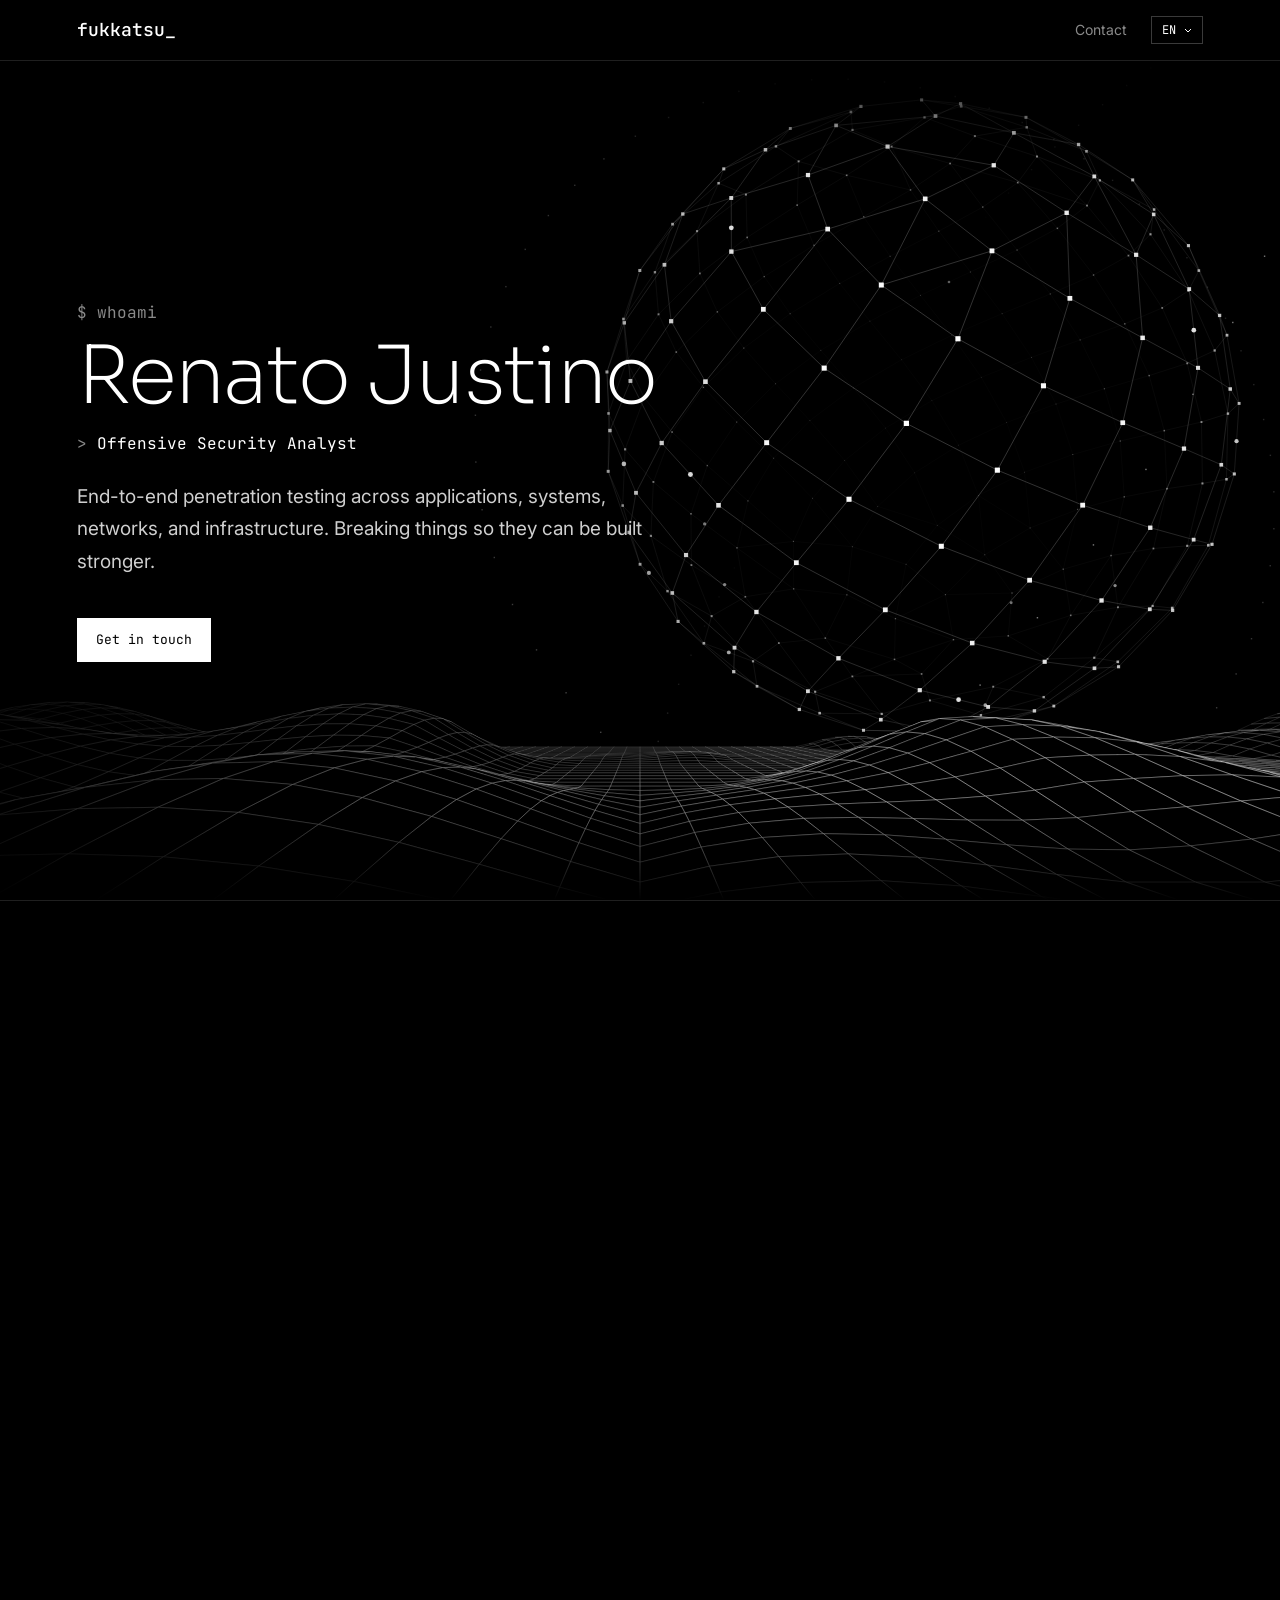
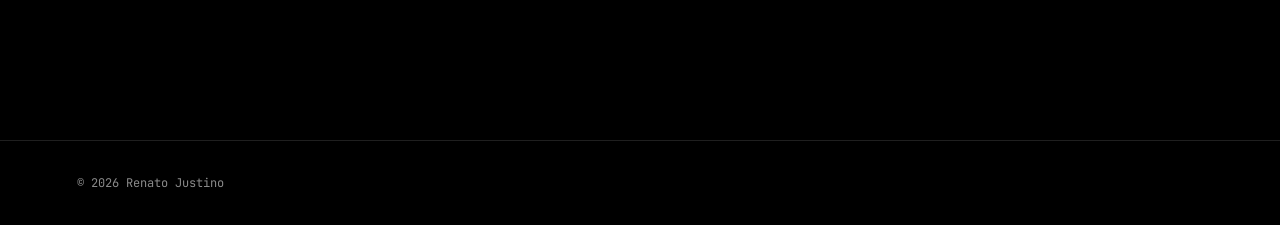
<file: index.html>
<!doctype html>
<html lang="en">
<head>
  <meta charset="utf-8">
  <meta name="viewport" content="width=device-width, initial-scale=1">
  <title>Renato Justino</title>
  <meta name="description" content="Renato Justino — Offensive Security Analyst. Penetration testing across applications, APIs, networks and infrastructure.">
  <link rel="preconnect" href="https://fonts.googleapis.com">
  <link rel="preconnect" href="https://fonts.gstatic.com" crossorigin>
  <link href="https://fonts.googleapis.com/css2?family=Inter:wght@400;500;600;700&family=JetBrains+Mono:wght@400;500&family=Noto+Sans+JP:wght@400;500;700&family=Sora:wght@200;300&display=swap" rel="stylesheet">
  <link rel="stylesheet" href="assets/css/style.css">
</head>
<body>
  <header class="topbar">
    <div class="topbar-inner">
      <a href="#" class="logo">fukkatsu<span class="cursor">_</span></a>
      <nav class="nav">
        <a href="#contact" data-i18n="nav.contact">Contact</a>
      </nav>
      <div class="lang">
        <button class="lang-toggle" aria-haspopup="true" aria-expanded="false" aria-label="Language">
          <span class="lang-current">EN</span>
          <svg width="8" height="5" viewBox="0 0 8 5" aria-hidden="true"><path d="M1 1l3 3 3-3" fill="none" stroke="currentColor"/></svg>
        </button>
        <ul class="lang-menu" hidden>
          <li><button data-lang="pt"><span>PT</span>Português</button></li>
          <li><button data-lang="en"><span>EN</span>English</button></li>
          <li><button data-lang="ja"><span>JA</span>日本語</button></li>
        </ul>
      </div>
    </div>
  </header>

  <main>
    <section class="hero">
      <canvas id="hero-canvas" class="hero-canvas" aria-hidden="true"></canvas>
      <p class="mono muted">$ whoami</p>
      <h1>Renato Justino</h1>
      <p class="role" data-i18n="hero.role">Offensive Security Analyst</p>
      <p class="lead" data-i18n="hero.lead">End-to-end penetration testing across applications, systems, networks, and infrastructure. Breaking things so they can be built stronger.</p>
      <div class="hero-links mono">
        <a href="#contact" class="btn btn-solid" data-i18n="hero.cta">Get in touch</a>
      </div>
    </section>

    <!-- CONTACT -->
    <section id="contact" class="cta">
      <p class="cta-prompt mono muted">$ ./contact.sh</p>
      <div class="cta-intro">
        <h2 class="cta-title" data-i18n="cta.title">Let's talk security.</h2>
        <p class="cta-lead" data-i18n="contact.lead">Open to conversations about pentesting, red team and security research.</p>

        <ul class="channels">
          <li>
            <a href="mailto:justino.f@outlook.com">
              <span class="channel-icon" aria-hidden="true">
                <svg viewBox="0 0 24 24"><rect x="3" y="5" width="18" height="14" rx="1.5"/><path d="M3.5 6l8.5 7 8.5-7"/></svg>
              </span>
              <span class="channel-text">
                <span class="channel-label mono">email</span>
                <span class="channel-value">justino.f@outlook.com</span>
              </span>
              <span class="channel-arrow" aria-hidden="true">↗</span>
            </a>
          </li>
          <li>
            <a href="https://www.linkedin.com/in/renatojus" target="_blank" rel="noopener">
              <span class="channel-icon" aria-hidden="true">
                <svg viewBox="0 0 24 24"><path class="fill" d="M5 9h3v10H5zM6.5 4.5a1.75 1.75 0 1 1 0 3.5 1.75 1.75 0 0 1 0-3.5zM10 9h2.9v1.4c.4-.8 1.5-1.6 3-1.6 3 0 3.6 2 3.6 4.6V19h-3v-4.9c0-1.2 0-2.6-1.6-2.6s-1.9 1.2-1.9 2.5v5H10z"/></svg>
              </span>
              <span class="channel-text">
                <span class="channel-label mono">linkedin</span>
                <span class="channel-value">linkedin.com/in/renatojus</span>
              </span>
              <span class="channel-arrow" aria-hidden="true">↗</span>
            </a>
          </li>
          <li>
            <a href="#" target="_blank" rel="noopener">
              <span class="channel-icon" aria-hidden="true">
                <svg viewBox="0 0 24 24"><path class="fill" d="M12 2.5a9.5 9.5 0 0 0-3 18.5c.5.1.7-.2.7-.5v-1.7c-2.6.6-3.2-1.2-3.2-1.2-.4-1.1-1-1.4-1-1.4-.9-.6.1-.6.1-.6 1 .1 1.5 1 1.5 1 .9 1.5 2.3 1.1 2.9.8.1-.6.3-1.1.6-1.3-2.1-.2-4.3-1-4.3-4.7 0-1 .4-1.9 1-2.6-.1-.2-.4-1.2.1-2.5 0 0 .8-.3 2.6 1a9 9 0 0 1 4.8 0c1.8-1.3 2.6-1 2.6-1 .5 1.3.2 2.3.1 2.5.6.7 1 1.6 1 2.6 0 3.7-2.2 4.5-4.3 4.7.3.3.6.9.6 1.8v2.6c0 .3.2.6.7.5A9.5 9.5 0 0 0 12 2.5z"/></svg>
              </span>
              <span class="channel-text">
                <span class="channel-label mono">github</span>
                <span class="channel-value">github.com/—</span>
              </span>
              <span class="channel-arrow" aria-hidden="true">↗</span>
            </a>
          </li>
        </ul>
      </div>

      <form class="contact-form" id="contact-form" novalidate>
        <div class="form-head">
          <h3 data-i18n="form.title">Send a message</h3>
          <p class="form-note mono" data-i18n="form.note">I'll get back to you as soon as possible.</p>
        </div>

        <div class="form-row">
          <label class="field">
            <span class="field-label mono" data-i18n="form.name">Name</span>
            <input type="text" name="name" required autocomplete="name" data-i18n-placeholder="form.name.ph" placeholder="Your name">
          </label>
          <label class="field">
            <span class="field-label mono" data-i18n="form.email">Email</span>
            <input type="email" name="email" required autocomplete="email" placeholder="you@domain.com">
          </label>
        </div>

        <label class="field">
          <span class="field-label mono" data-i18n="form.subject">Subject</span>
          <span class="select">
            <select name="subject">
              <option value="General" data-i18n="form.subject.general">General</option>
              <option value="Pentest engagement" data-i18n="form.subject.pentest">Pentest engagement</option>
              <option value="Job opportunity" data-i18n="form.subject.job">Job opportunity</option>
              <option value="Research / collaboration" data-i18n="form.subject.research">Research / collaboration</option>
            </select>
            <svg width="10" height="6" viewBox="0 0 10 6" aria-hidden="true"><path d="M1 1l4 4 4-4" fill="none" stroke="currentColor"/></svg>
          </span>
        </label>

        <label class="field field-grow">
          <span class="field-label mono" data-i18n="form.message">Message</span>
          <textarea name="message" rows="2" required data-i18n-placeholder="form.message.ph" placeholder="Tell me about your project, opportunity or just say hi..."></textarea>
        </label>

        <div class="form-foot">
          <button type="submit" class="btn btn-send"><span data-i18n="form.send">Send message</span> <span aria-hidden="true">→</span></button>
          <span class="form-status mono" aria-live="polite"></span>
        </div>
      </form>
    </section>
  </main>

  <footer class="footer mono muted">
    <span>© 2026 Renato Justino</span>
  </footer>

  <script src="assets/js/i18n.js"></script>
  <script src="assets/js/hero.js"></script>
  <script src="assets/js/pager.js"></script>
  <script src="assets/js/contact.js"></script>
</body>
</html>
</file>
<file: assets/css/style.css>
:root {
  --bg: #000;
  --fg: #fff;
  --muted: #8a8a8a;
  --line: #1f1f1f;
  --line-strong: #3a3a3a;
  --sans: "Inter", "Noto Sans JP", system-ui, sans-serif;
  --mono: "JetBrains Mono", ui-monospace, monospace;
  --text: #d6d6d6;
  --panel: #0a0a0a;
  --display: "Sora", var(--sans);
  /* Horizontal gutter shared by navbar, hero, sections and footer */
  --edge: clamp(16px, 6vw, 120px);
}

html[lang="ja"] { --sans: "Noto Sans JP", "Inter", system-ui, sans-serif; }

* { box-sizing: border-box; margin: 0; padding: 0; }
html { scroll-behavior: smooth; }
body {
  background: var(--bg);
  color: var(--fg);
  font-family: var(--sans);
  font-size: 16px;
  line-height: 1.7;
  overflow-x: clip;
  -webkit-font-smoothing: antialiased;
}
::selection { background: var(--fg); color: var(--bg); }

a { color: inherit; text-decoration: none; }
ul, ol { list-style: none; }
.mono { font-family: var(--mono); }
.muted { color: var(--muted); }

/* topbar */
.topbar {
  position: sticky; top: 0; z-index: 10;
  background: rgba(0, 0, 0, .85);
  backdrop-filter: blur(8px);
  border-bottom: 1px solid var(--line);
}
.topbar-inner { display: flex; align-items: center; gap: 24px; height: 60px; padding: 0 var(--edge); }
.logo { font-family: var(--mono); font-weight: 500; font-size: 18px; }
.cursor { animation: blink 1.1s steps(1) infinite; }
@keyframes blink { 50% { opacity: 0; } }
.nav { display: flex; gap: 20px; margin-left: auto; font-size: 14px; }
.nav a { color: var(--muted); transition: color .15s; }
.nav a:hover { color: var(--fg); }
.nav a { position: relative; }
.nav a.active { color: var(--fg); }
.nav a.active::after {
  content: ""; position: absolute; left: 0; right: 0; bottom: -21px; height: 1px; background: var(--fg);
}
.lang { position: relative; }
.lang button { background: none; font-family: var(--mono); font-size: 12px; cursor: pointer; }
.lang-toggle {
  display: flex; align-items: center; gap: 8px;
  color: var(--fg); padding: 5px 10px;
  border: 1px solid var(--line-strong);
  transition: border-color .15s;
}
.lang-toggle:hover, .lang-toggle[aria-expanded="true"] { border-color: var(--fg); }
.lang-toggle svg { transition: transform .15s; }
.lang-toggle[aria-expanded="true"] svg { transform: rotate(180deg); }
.lang-menu {
  position: absolute; right: 0; top: calc(100% + 6px); min-width: 150px;
  background: var(--bg); border: 1px solid var(--line-strong); padding: 4px 0;
}
.lang-menu button {
  display: flex; gap: 12px; width: 100%; text-align: left; border: 0;
  color: var(--muted); padding: 8px 12px;
}
.lang-menu button span { color: var(--fg); opacity: .5; }
.lang-menu button:hover { background: #111; color: var(--fg); }
.lang-menu button.active { color: var(--fg); }
.lang-menu button.active span { opacity: 1; }

/* hero */
.hero {
  position: relative;
  /* Fill the first screen below the 60px navbar */
  min-height: calc(100vh - 60px); min-height: calc(100svh - 60px);
  display: flex; flex-direction: column; justify-content: center;
  padding: 96px var(--edge);
  border-bottom: 1px solid var(--line);
}
.hero > :not(.hero-canvas) { position: relative; z-index: 1; }
.hero-canvas {
  position: absolute; inset: 0; z-index: 0;
  width: 100%; height: 100%;
  pointer-events: none;
  -webkit-mask-image: linear-gradient(to bottom, transparent, #000 12%, #000 88%, transparent);
  mask-image: linear-gradient(to bottom, transparent, #000 12%, #000 88%, transparent);
}
.hero h1 {
  font-family: var(--display);
  font-size: clamp(42px, 8vw, 80px);
  font-weight: 200; letter-spacing: -0.02em; line-height: 1.05;
  margin: 8px 0 12px;
}
.role { font-family: var(--mono); font-size: 16px; margin-bottom: 24px; }
.role::before { content: "> "; color: var(--muted); }
.lead { font-size: 19px; color: #cfcfcf; max-width: 600px; }
.hero-links { display: flex; gap: 12px; margin-top: 40px; flex-wrap: wrap; }
.btn {
  border: 1px solid var(--fg); padding: 10px 18px; font-size: 13px;
  transition: background .15s, color .15s;
}
.btn:hover, .btn-solid { background: var(--fg); color: var(--bg); }
.btn-solid:hover { background: var(--bg); color: var(--fg); }

/* shared */
.date { font-size: 12px; }

/* sections */
.section { padding: 112px var(--edge); border-bottom: 1px solid var(--line); }
.sec-head {
  display: grid; grid-template-columns: 80px 1fr auto; align-items: baseline;
  padding-bottom: 24px; margin-bottom: 64px; border-bottom: 1px solid var(--line);
}
.sec-num { font-size: 13px; color: var(--muted); }
.sec-head h2 {
  font-family: var(--display); font-weight: 200;
  font-size: clamp(34px, 4.5vw, 56px); letter-spacing: -0.02em; line-height: 1;
}
.sec-cmd { font-size: 12px; color: var(--muted); }
.sec-cmd::before { content: "$ "; }

/* contact */
.cta {
  /* Row 1: prompt. Row 2: intro + form, stretched so the form spans title → last channel */
  display: grid; grid-template-columns: 1fr 1.05fr; column-gap: clamp(40px, 6vw, 110px);
  align-items: stretch; align-content: start;
  padding: 140px var(--edge); border-bottom: 1px solid var(--line);
}
.cta-title {
  font-family: var(--display); font-weight: 200;
  font-size: clamp(44px, 4.7vw, 96px); letter-spacing: -0.03em; line-height: 1;
  margin: 0 0 28px;
}
.cta-prompt { grid-column: 1 / -1; margin-bottom: 16px; }
.cta-intro { grid-column: 1; }
.contact-form {
  grid-column: 2;
  /* Take the row height from the intro column instead of setting it */
  height: 0; min-height: 100%;
}
.cta-lead { color: var(--text); font-size: 17px; max-width: 480px; }

.channels { margin-top: clamp(40px, 7vh, 80px); max-width: 620px; }
.channels li + li { border-top: 1px solid var(--line); }
.channels a { display: flex; align-items: center; gap: 28px; padding: 26px 0; }
.channels li:last-child a { padding-bottom: 0; }
.channel-icon {
  flex: none; width: 44px; height: 44px; display: grid; place-items: center;
  border: 1px solid var(--line-strong); transition: border-color .2s;
}
.channel-icon svg { width: 20px; height: 20px; fill: none; stroke: var(--fg); stroke-width: 1.4; }
.channel-icon svg .fill { fill: var(--fg); stroke: none; }
.channel-text { flex: 1; display: flex; flex-direction: column; gap: 2px; min-width: 0; }
.channel-label { font-size: 11px; line-height: 1.4; text-transform: uppercase; letter-spacing: .08em; color: var(--muted); }
/* Label + value stay within the 44px icon box, so the row ends exactly at the icon's edge */
.channel-value { font-size: 16px; line-height: 1.5; overflow-wrap: anywhere; }
.channel-arrow { color: var(--muted); font-size: 18px; transition: color .2s, transform .2s; }
.channels a:hover .channel-icon { border-color: var(--fg); }
.channels a:hover .channel-arrow { color: var(--fg); transform: translate(2px, -2px); }

.contact-form {
  border: 1px solid var(--line-strong); padding: clamp(22px, 2vw, 32px);
  display: flex; flex-direction: column; gap: 18px;
}
.form-head { display: flex; justify-content: space-between; align-items: baseline; gap: 16px; }
.form-head h3 { font-family: var(--display); font-weight: 300; font-size: 26px; white-space: nowrap; }
.form-note { font-size: 11px; color: var(--muted); text-align: right; }
.form-row { display: grid; grid-template-columns: 1fr 1fr; gap: 20px; }
.field { display: flex; flex-direction: column; gap: 8px; }
/* The message box absorbs any extra height of the stretched form */
.field-grow { flex: 1; min-height: 0; }
.field-grow textarea { flex: 1; }
.field-label { font-size: 11px; text-transform: uppercase; letter-spacing: .08em; color: var(--text); }
.field input, .field select, .field textarea {
  width: 100%; background: transparent; color: var(--fg);
  border: 1px solid var(--line-strong); border-radius: 0;
  padding: 11px 14px; font: 14px var(--sans);
  transition: border-color .2s;
}
.field textarea { resize: none; min-height: 56px; font-family: var(--mono); font-size: 13px; }
.field input::placeholder, .field textarea::placeholder { color: #6b6b6b; }
.field input:focus, .field select:focus, .field textarea:focus { outline: none; border-color: var(--fg); }
.field .invalid { border-color: rgb(255, 43, 58); }
.select { position: relative; display: block; }
.select select { appearance: none; -webkit-appearance: none; cursor: pointer; padding-right: 40px; }
.select option { background: var(--bg); }
.select svg { position: absolute; right: 16px; top: 50%; transform: translateY(-50%); pointer-events: none; }
.form-foot { display: flex; flex-wrap: wrap; align-items: center; gap: 16px; margin-top: 4px; }
.btn-send {
  display: inline-flex; gap: 12px; align-items: center;
  background: none; color: var(--fg); font: 14px var(--sans); cursor: pointer; padding: 12px 18px;
  white-space: nowrap;
}
.form-status { font-size: 11px; color: var(--muted); }

.footer { display: flex; justify-content: space-between; padding: 32px var(--edge); font-size: 12px; }

/* paging + scroll-linked effects (see pager.js sets --p and --o) */
.page > :not(.hero-canvas) {
  opacity: var(--o, 1);
  transform: translateY(calc(var(--p, 0) * -90px));
  will-change: transform, opacity;
}
/* Different depths: headings drift less than content, for parallax */
.page > .sec-head, .hero > h1 { transform: translateY(calc(var(--p, 0) * -40px)); }
.hero > .lead, .hero > .hero-links { transform: translateY(calc(var(--p, 0) * -140px)); }
html.paged .cta { min-height: calc(100vh - 60px); padding-top: clamp(40px, 8vh, 120px); padding-bottom: clamp(40px, 8vh, 120px); }
html.paged .section {
  min-height: calc(100vh - 60px);
  /* Top-aligned so every section heading sits at the same height */
  display: flex; flex-direction: column; justify-content: flex-start;
  /* Spacing scales with screen height so content fills the section */
  padding-top: clamp(40px, 8vh, 120px); padding-bottom: clamp(40px, 8vh, 120px);
}
html.paged .sec-head { margin-bottom: clamp(28px, 7vh, 96px); padding-bottom: clamp(16px, 2.4vh, 28px); }

/* responsive */
@media (max-width: 1000px) {
  .cta { grid-template-columns: 1fr; }
  .cta-intro, .contact-form { grid-column: 1; }
  .contact-form { margin-top: 56px; height: auto; }
  .field textarea { min-height: 140px; resize: vertical; }
}
@media (max-width: 760px) {
  .nav { display: none; }
  .lang { margin-left: auto; }
  .hero { padding-top: 64px; padding-bottom: 64px; }
  .hero-canvas { opacity: .45; }
  .section { padding-top: 72px; padding-bottom: 72px; }
  .sec-head { grid-template-columns: 48px 1fr; margin-bottom: 40px; }
  .sec-cmd { display: none; }
  .cta { grid-template-columns: 1fr; padding-top: 96px; padding-bottom: 96px; }
  .form-row { grid-template-columns: 1fr; }
  .form-head { flex-direction: column; }
  .form-note { text-align: left; margin-top: 0; }
  .channels a { gap: 18px; }
  .footer { flex-direction: column; gap: 8px; }
}
</file>
